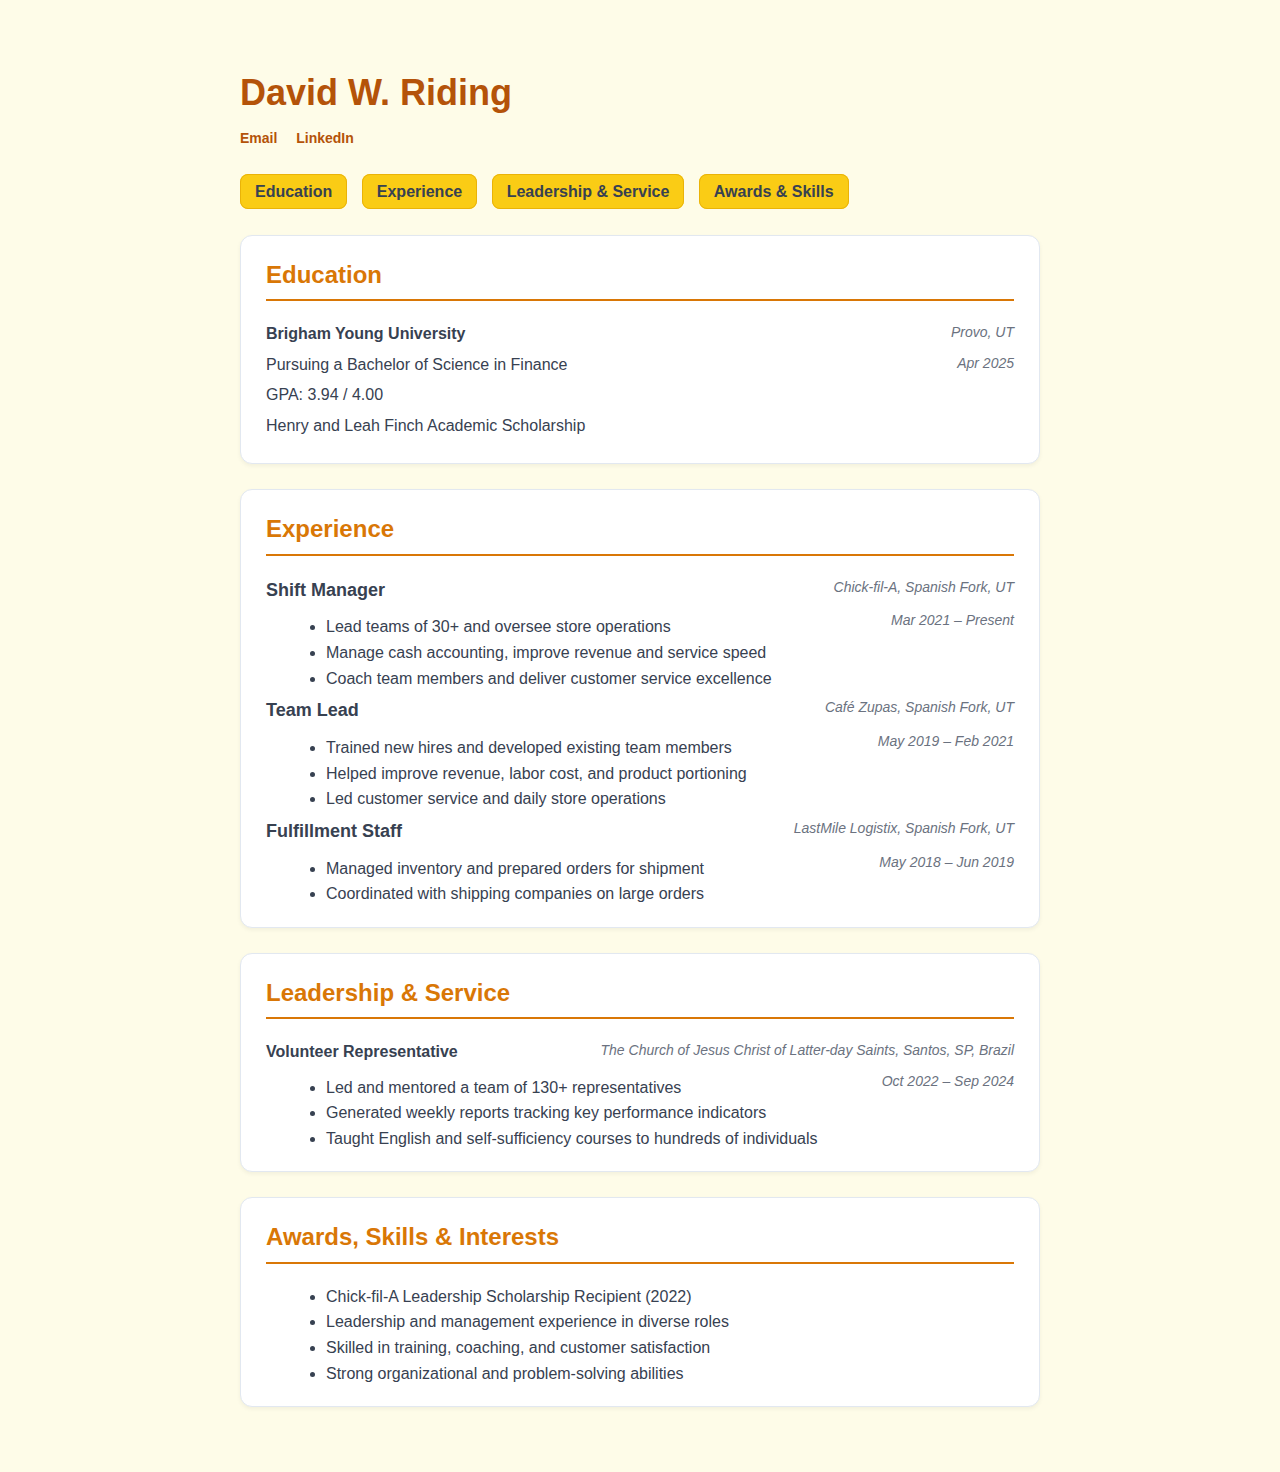
<file: resume.html>
<!DOCTYPE html>
<html lang="en">
<head>
  <meta charset="UTF-8">
  <title>David W. Riding - Resume</title>
  <style>
    body {
      font-family: 'Helvetica Neue', sans-serif;
      margin: 0;
      padding: 40px;
      background-color: #fefce8;
      color: #374151;
      line-height: 1.6;
    }
    h1 {
      color: #b45309;
      font-size: 36px;
      margin-bottom: 5px;
    }
    h2 {
      color: #d97706;
      border-bottom: 2px solid #d97706;
      padding-bottom: 5px;
      margin-top: 0;
    }
    .resume-container {
      max-width: 800px;
      margin: 0 auto;
    }
    .section {
      background-color: #ffffff;
      border: 1px solid #e2e8f0;
      border-radius: 12px;
      padding: 20px 25px;
      margin-bottom: 25px;
      box-shadow: 0 2px 4px rgba(0,0,0,0.05);
    }
    .job-title {
      font-weight: bold;
      font-size: 18px;
    }
    .job-location, .date {
      color: #6b7280;
      font-style: italic;
      font-size: 14px;
    }
    .job-location {
      float: right;
    }
    .date {
      float: right;
      margin-left: 10px;
    }
    ul {
      margin: 10px 0 0 20px;
    }
    p {
      margin: 5px 0;
    }
    .header-contact {
      font-size: 14px;
      color: #6b7280;
      margin-bottom: 30px;
    }
    .header-contact a {
      color: #b45309;
      text-decoration: none;
      margin-right: 15px;
      font-weight: bold;
    }
    .header-contact span {
      color: #d97706;
      font-weight: bold;
      margin: 0 10px;
    }
    .nav-buttons {
      margin-bottom: 30px;
    }
    .nav-buttons a {
      background-color: #facc15;
      color: #374151;
      text-decoration: none;
      padding: 8px 14px;
      border-radius: 8px;
      margin-right: 10px;
      font-weight: bold;
      border: 1px solid #eab308;
      transition: background-color 0.2s ease;
    }
    .nav-buttons a:hover {
      background-color: #fde047;
    }
    .clear {
      clear: both;
    }
  </style>
</head>
<body>

  <div class="resume-container">
    <h1>David W. Riding</h1>
    <p class="header-contact">
      <a href="mailto:dwriding@byu.edu">Email</a>
      <a href="https://www.linkedin.com/in/david-riding" target="_blank">LinkedIn</a>
    </p>
    

    <div class="nav-buttons">
      <a href="#education">Education</a>
      <a href="#experience">Experience</a>
      <a href="#leadership">Leadership & Service</a>
      <a href="#awards">Awards & Skills</a>
    </div>

    <div id="education" class="section">
      <h2>Education</h2>
      <p><strong>Brigham Young University</strong> <span class="job-location">Provo, UT</span></p>
      <p>Pursuing a Bachelor of Science in Finance <span class="date">Apr 2025</span></p>
      <p>GPA: 3.94 / 4.00</p>
      <p>Henry and Leah Finch Academic Scholarship</p>
    </div>

    <div id="experience" class="section">
      <h2>Experience</h2>

      <p><span class="job-title">Shift Manager</span> <span class="job-location">Chick-fil-A, Spanish Fork, UT</span></p>
      <p><span class="date">Mar 2021 – Present</span></p>
      <ul>
        <li>Lead teams of 30+ and oversee store operations</li>
        <li>Manage cash accounting, improve revenue and service speed</li>
        <li>Coach team members and deliver customer service excellence</li>
      </ul>
      <div class="clear"></div>

      <p><span class="job-title">Team Lead</span> <span class="job-location">Café Zupas, Spanish Fork, UT</span></p>
      <p><span class="date">May 2019 – Feb 2021</span></p>
      <ul>
        <li>Trained new hires and developed existing team members</li>
        <li>Helped improve revenue, labor cost, and product portioning</li>
        <li>Led customer service and daily store operations</li>
      </ul>
      <div class="clear"></div>

      <p><span class="job-title">Fulfillment Staff</span> <span class="job-location">LastMile Logistix, Spanish Fork, UT</span></p>
      <p><span class="date">May 2018 – Jun 2019</span></p>
      <ul>
        <li>Managed inventory and prepared orders for shipment</li>
        <li>Coordinated with shipping companies on large orders</li>
      </ul>
      <div class="clear"></div>
    </div>

    <div id="leadership" class="section">
      <h2>Leadership & Service</h2>
      <p><strong>Volunteer Representative</strong> <span class="job-location">The Church of Jesus Christ of Latter-day Saints, Santos, SP, Brazil</span></p>
      <p><span class="date">Oct 2022 – Sep 2024</span></p>
      <ul>
        <li>Led and mentored a team of 130+ representatives</li>
        <li>Generated weekly reports tracking key performance indicators</li>
        <li>Taught English and self-sufficiency courses to hundreds of individuals</li>
      </ul>
    </div>

    <div id="awards" class="section">
      <h2>Awards, Skills & Interests</h2>
      <ul>
        <li>Chick-fil-A Leadership Scholarship Recipient (2022)</li>
        <li>Leadership and management experience in diverse roles</li>
        <li>Skilled in training, coaching, and customer satisfaction</li>
        <li>Strong organizational and problem-solving abilities</li>
      </ul>
    </div>

  </div>

</body>
</html>
</file>
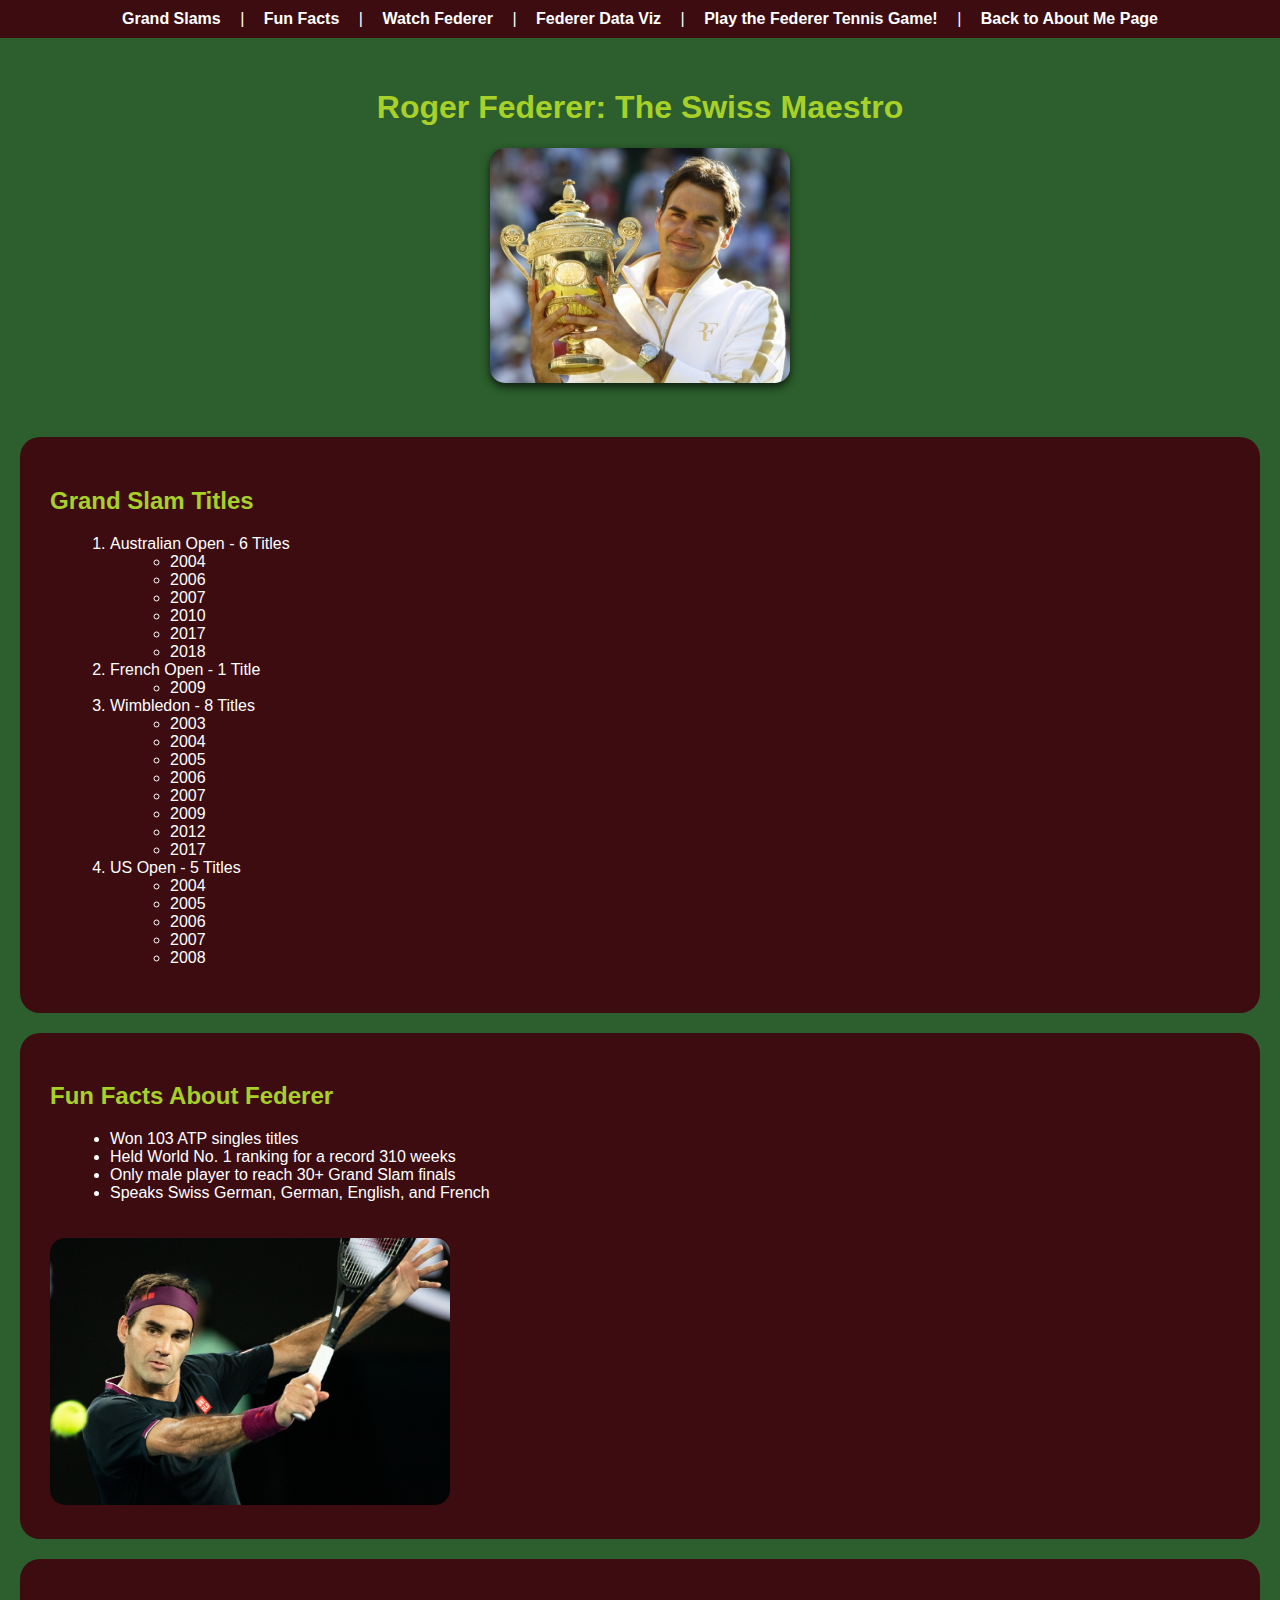
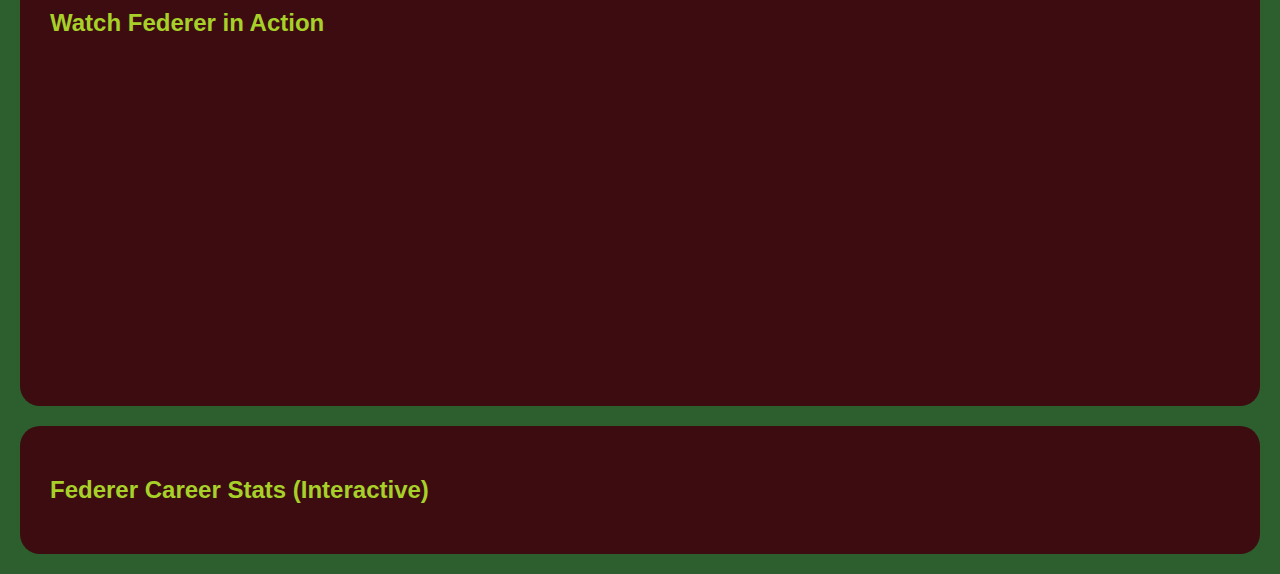
<file: scratch/federer.html>
<!DOCTYPE html>
<html lang="en">

<head>
    <meta charset="UTF-8">
    <title>Roger Federer: Tennis Legend</title>
    <link rel="stylesheet" href="styles.css">
</head>

<body>

    <nav>
        <a href="#grand-slams">Grand Slams</a> |
        <a href="#facts">Fun Facts</a> |
        <a href="#video">Watch Federer</a> |
        <a href="#tableau">Federer Data Viz</a> |
        <a href="game.html">Play the Federer Tennis Game!</a> |
        <a href="../index.html">Back to About Me Page</a>
    </nav>

    <header>
        <h1>Roger Federer: The Swiss Maestro</h1>
        <img src="Img/fed_with_trophy.jpg" alt="Roger Federer holding a trophy" class="main-photo">
    </header>

    <div id="grand-slams" class="content-block">
        <h2>Grand Slam Titles</h2>
        <ol>
            <li>Australian Open - 6 Titles
                <ul>
                    <li>2004</li>
                    <li>2006</li>
                    <li>2007</li>
                    <li>2010</li>
                    <li>2017</li>
                    <li>2018</li>
                </ul>
            </li>
            <li>French Open - 1 Title
                <ul>
                    <li>2009</li>
                </ul>
            </li>
            <li>Wimbledon - 8 Titles
                <ul>
                    <li>2003</li>
                    <li>2004</li>
                    <li>2005</li>
                    <li>2006</li>
                    <li>2007</li>
                    <li>2009</li>
                    <li>2012</li>
                    <li>2017</li>
                </ul>
            </li>
            <li>US Open - 5 Titles
                <ul>
                    <li>2004</li>
                    <li>2005</li>
                    <li>2006</li>
                    <li>2007</li>
                    <li>2008</li>
                </ul>
            </li>
        </ol>
    </div>

    <div id="facts" class="content-block">
        <h2>Fun Facts About Federer</h2>
        <ul>
            <li>Won 103 ATP singles titles</li>
            <li>Held World No. 1 ranking for a record 310 weeks</li>
            <li>Only male player to reach 30+ Grand Slam finals</li>
            <li>Speaks Swiss German, German, English, and French</li>
        </ul>
        <img src="Img/fed_action_shot.jpg" alt="Federer in action" class="action-photo">
    </div>

    <div id="video" class="content-block">
        <h2>Watch Federer in Action</h2>
        <iframe width="560" height="315" src="https://www.youtube.com/embed/NSVgMv2Jbtw"
            title="Roger Federer being the Funniest Man Alive for 10 Minutes Straight" frameborder="0"
            allow="accelerometer; autoplay; clipboard-write; encrypted-media; gyroscope; picture-in-picture"
            allowfullscreen>
        </iframe>
    </div>

    <div id="tableau" class="content-block">
        <h2>Federer Career Stats (Interactive)</h2>
    
        <script type='text/javascript'>
            var divElement = document.getElementById('viz168451231');
            var vizElement = divElement.getElementsByTagName('object')[0];
            vizElement.style.width = '100%';
            vizElement.style.height = (divElement.offsetWidth * 0.75) + 'px';
            // var scriptElement = document.createElement('script'); // Example start of completion
            // scriptElement.src = 'https://public.tableau.com/javascripts/api/viz_v1.js'; // Example completion
            // vizElement.parentNode.insertBefore(scriptElement, vizElement); // Example completion
            // --- Original incomplete line below ---
            var scriptElement =
        </script>
    </div>

    <div class='tableauPlaceholder' id='viz1745367452367' style='position: relative'><noscript><a href='#'><img alt=' '
                    src='https:&#47;&#47;public.tableau.com&#47;static&#47;images&#47;TZ&#47;TZ3C77Y97&#47;1_rss.png'
                    style='border: none' /></a></noscript><object class='tableauViz' style='display:none;'>
            <param name='host_url' value='https%3A%2F%2Fpublic.tableau.com%2F' />
            <param name='embed_code_version' value='3' />
            <param name='path' value='shared&#47;TZ3C77Y97' />
            <param name='toolbar' value='no' />
            <param name='static_image'
                value='https:&#47;&#47;public.tableau.com&#47;static&#47;images&#47;TZ&#47;TZ3C77Y97&#47;1.png' />
            <param name='animate_transition' value='yes' />
            <param name='display_static_image' value='yes' />
            <param name='display_spinner' value='yes' />
            <param name='display_overlay' value='yes' />
            <param name='display_count' value='yes' />
            <param name='language' value='en-US' />
        </object></div>
    <script
        type='text/javascript'>                    var divElement = document.getElementById('viz1745367452367'); var vizElement = divElement.getElementsByTagName('object')[0]; vizElement.style.width = '1000px'; vizElement.style.height = '800px'; var scriptElement = document.createElement('script'); scriptElement.src = 'https://public.tableau.com/javascripts/api/viz_v1.js'; vizElement.parentNode.insertBefore(scriptElement, vizElement);                </script>






</body>

</html>
</file>
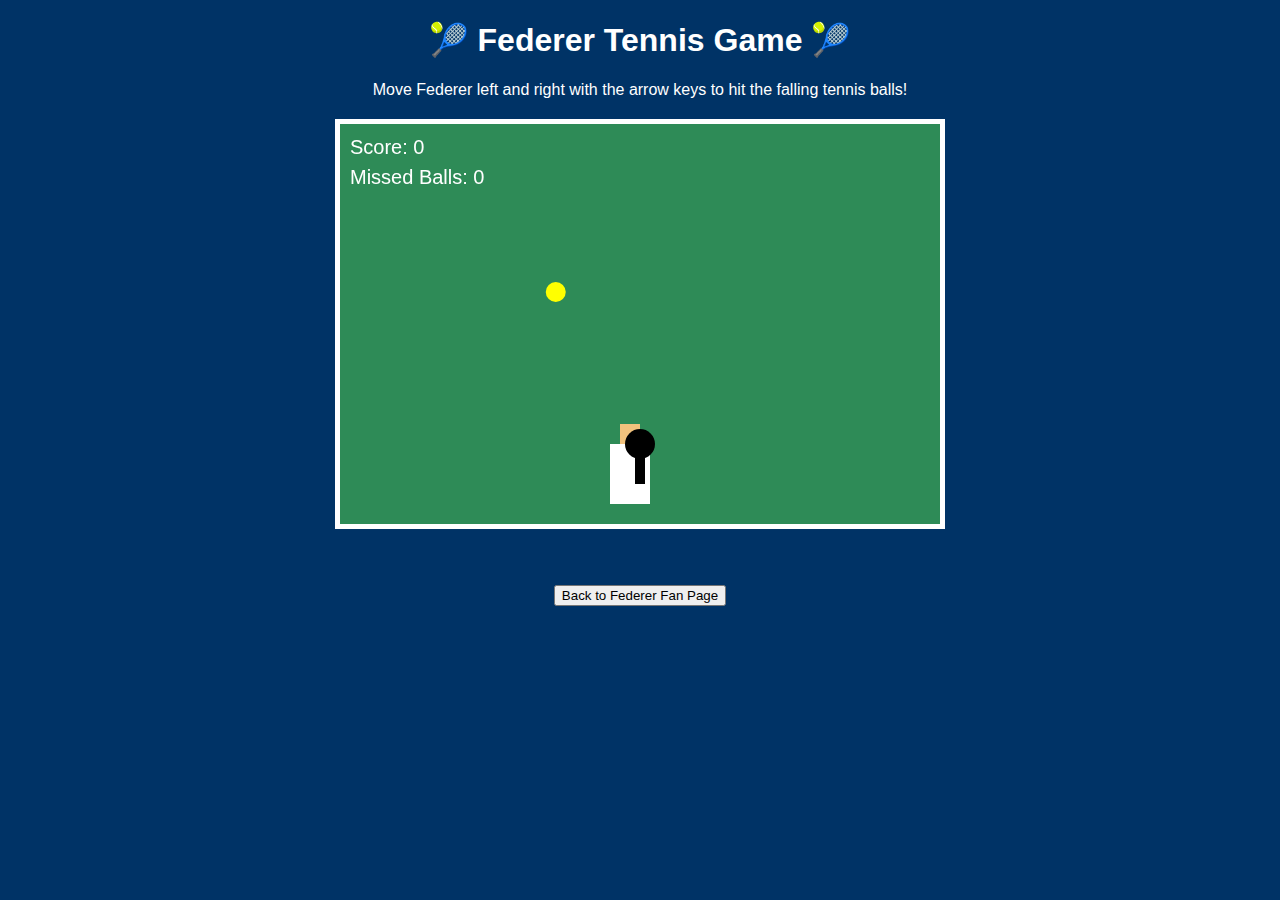
<file: scratch/game.html>
<!DOCTYPE html>
<html lang="en">
<head>
    <meta charset="UTF-8">
    <title>Federer Tennis Game</title>
    <style>
        body {
            background-color: #003366;
            color: white;
            text-align: center;
            font-family: sans-serif;
        }
        canvas {
            background: #2E8B57;
            display: block;
            margin: 20px auto;
            border: 5px solid #fff;
        }
        #gameOverMessage {
            display: none;
            color: red;
            font-size: 30px;
        }
        #playAgainButton {
            display: none;
            background-color: #4CAF50;
            color: white;
            padding: 10px 20px;
            border: none;
            cursor: pointer;
            font-size: 20px;
        }
        #playAgainButton:hover {
            background-color: #45a049;
        }
    </style>
</head>
<body>
        <h1>🎾 Federer Tennis Game 🎾</h1>
        <p>Move Federer left and right with the arrow keys to hit the falling tennis balls!</p>
        <canvas id="gameCanvas" width="600" height="400"></canvas>
        <p id="gameOverMessage">Game Over! You missed 3 balls.</p>
        <button id="playAgainButton">Play Again</button>
        
        <!-- New Back to Fan Page Button -->
        <br><br>
        <a href="index.html">
            <button id="backButton">Back to Federer Fan Page</button>
        </a>
    <script>
        const canvas = document.getElementById('gameCanvas');
        const ctx = canvas.getContext('2d');
        const playAgainButton = document.getElementById('playAgainButton');
        const gameOverMessage = document.getElementById('gameOverMessage');

        let player = {
            x: 270,
            y: 300,
            width: 40,
            height: 80,
            speed: 25,  // Increased player speed
        };

        let ball = {
            x: Math.random() * 580,
            y: 0,
            radius: 10,
            speed: 4, // Falling speed of the ball
        };

        let score = 0;
        let missedBalls = 0;  // Track missed balls

        function drawPlayer() {
            // Draw Federer (blocky player)
            ctx.fillStyle = '#f1c27d';  // Skin color for head
            ctx.fillRect(player.x + 10, player.y, 20, 20); // Head block
            
            ctx.fillStyle = '#ffffff'; // White color for shirt
            ctx.fillRect(player.x, player.y + 20, 40, 40); // Body block
            
            ctx.fillStyle = '#ffffff';  // White color for pants
            ctx.fillRect(player.x, player.y + 60, 20, 20); // Left leg
            ctx.fillRect(player.x + 20, player.y + 60, 20, 20); // Right leg
            
            ctx.fillStyle = '#000000'; // Black color for racket
            ctx.fillRect(player.x + 25, player.y + 30, 10, 30); // Racket handle
            ctx.beginPath();
            ctx.arc(player.x + 30, player.y + 20, 15, 0, Math.PI * 2); // Racket head
            ctx.fillStyle = '#000000'; // Black racket color
            ctx.fill();
            ctx.closePath();
        }

        function drawBall() {
            // Draw the ball
            ctx.beginPath();
            ctx.arc(ball.x, ball.y, ball.radius, 0, Math.PI * 2);
            ctx.fillStyle = '#FFFF00'; // Tennis ball yellow
            ctx.fill();
            ctx.closePath();
        }

        function drawScore() {
            ctx.font = '20px sans-serif';
            ctx.fillStyle = '#fff';
            ctx.fillText('Score: ' + score, 10, 30);
        }

        function drawMissedBalls() {
            ctx.font = '20px sans-serif';
            ctx.fillStyle = '#fff';
            ctx.fillText('Missed Balls: ' + missedBalls, 10, 60);
        }

        function moveBall() {
            ball.y += ball.speed;  // Ball falls down
            if (ball.y > canvas.height) {
                // Ball missed - increment missed balls
                missedBalls++;

                // Reset ball to the top
                ball.x = Math.random() * (canvas.width - ball.radius * 2);
                ball.y = 0;
            }
        }

        function checkCollision() {
            // Check if the ball hits Federer
            if (
                ball.x > player.x &&
                ball.x < player.x + player.width &&
                ball.y + ball.radius > player.y &&
                ball.y - ball.radius < player.y + player.height
            ) {
                score++;  // Increase score on hit
                ball.x = Math.random() * (canvas.width - ball.radius * 2);  // Reset ball
                ball.y = 0;
            }
        }

        function clearCanvas() {
            // Clear the canvas before redrawing
            ctx.clearRect(0, 0, canvas.width, canvas.height);
        }

        function updateGame() {
            if (missedBalls >= 3) {
                // End game if 3 balls are missed
                gameOverMessage.style.display = "block";
                playAgainButton.style.display = "inline-block";
                return;
            }

            clearCanvas();
            drawPlayer();
            drawBall();
            drawScore();
            drawMissedBalls();
            moveBall();
            checkCollision();
            requestAnimationFrame(updateGame);  // Keep animating
        }

        // Move player using arrow keys
        document.addEventListener('keydown', (e) => {
            if (e.key === 'ArrowLeft' && player.x > 0) {
                player.x -= player.speed;  // Move left
            } else if (e.key === 'ArrowRight' && player.x + player.width < canvas.width) {
                player.x += player.speed;  // Move right
            }
        });

        // Play again button functionality
        playAgainButton.addEventListener('click', () => {
            // Reset game variables
            player = {
                x: 270,
                y: 300,
                width: 40,
                height: 80,
                speed: 25,  // Reset player speed
            };

            ball = {
                x: Math.random() * 580,
                y: 0,
                radius: 10,
                speed: 4, // Reset ball speed
            };

            score = 0;
            missedBalls = 0;

            // Hide game over message and button
            gameOverMessage.style.display = "none";
            playAgainButton.style.display = "none";

            // Start the game again
            updateGame();
        });

        updateGame();  // Start the game
    </script>

</body>
</html>
</file>
<file: scratch/styles.css>
body {
    background-color: #2C5F2D; /* tennis green */
    color: #FFFFFF;
    font-family: 'Arial', sans-serif;
    margin: 0;
    padding: 0;
}

nav {
    background-color: #3D0C11; /* wimbledon purple */
    padding: 10px;
    text-align: center;
}

nav a {
    color: #FFFFFF;
    margin: 0 15px;
    text-decoration: none;
    font-weight: bold;
}

header {
    text-align: center;
    padding: 30px;
}

.main-photo {
    width: 300px;
    border-radius: 15px;
    box-shadow: 0 4px 8px rgba(0,0,0,0.7);
}

.content-block {
    padding: 30px;
    margin: 20px;
    background-color: #3D0C11;
    border-radius: 20px;
}

h1, h2 {
    color: #A7D129; /* light tennis green for headings */
}

.action-photo {
    width: 400px;
    margin-top: 20px;
    border-radius: 15px;
}

footer {
    text-align: center;
    padding: 20px;
    background-color: #3D0C11;
    margin-top: 40px;
}

ul, ol {
    margin-left: 20px;
}

/* Extra style ideas */
iframe {
    border-radius: 15px;
}

.tableauPlaceholder {
    margin-top: 20px;
}

/* Interactive link hover */
nav a:hover {
    text-decoration: underline;
}

#backButton {
    margin-top: 10px;
    background-color: #800080;
    color: white;
    padding: 10px 20px;
    border: none;
    cursor: pointer;
    font-size: 18px;
}
#backButton:hover {
    background-color: #993399;
}
</file>
